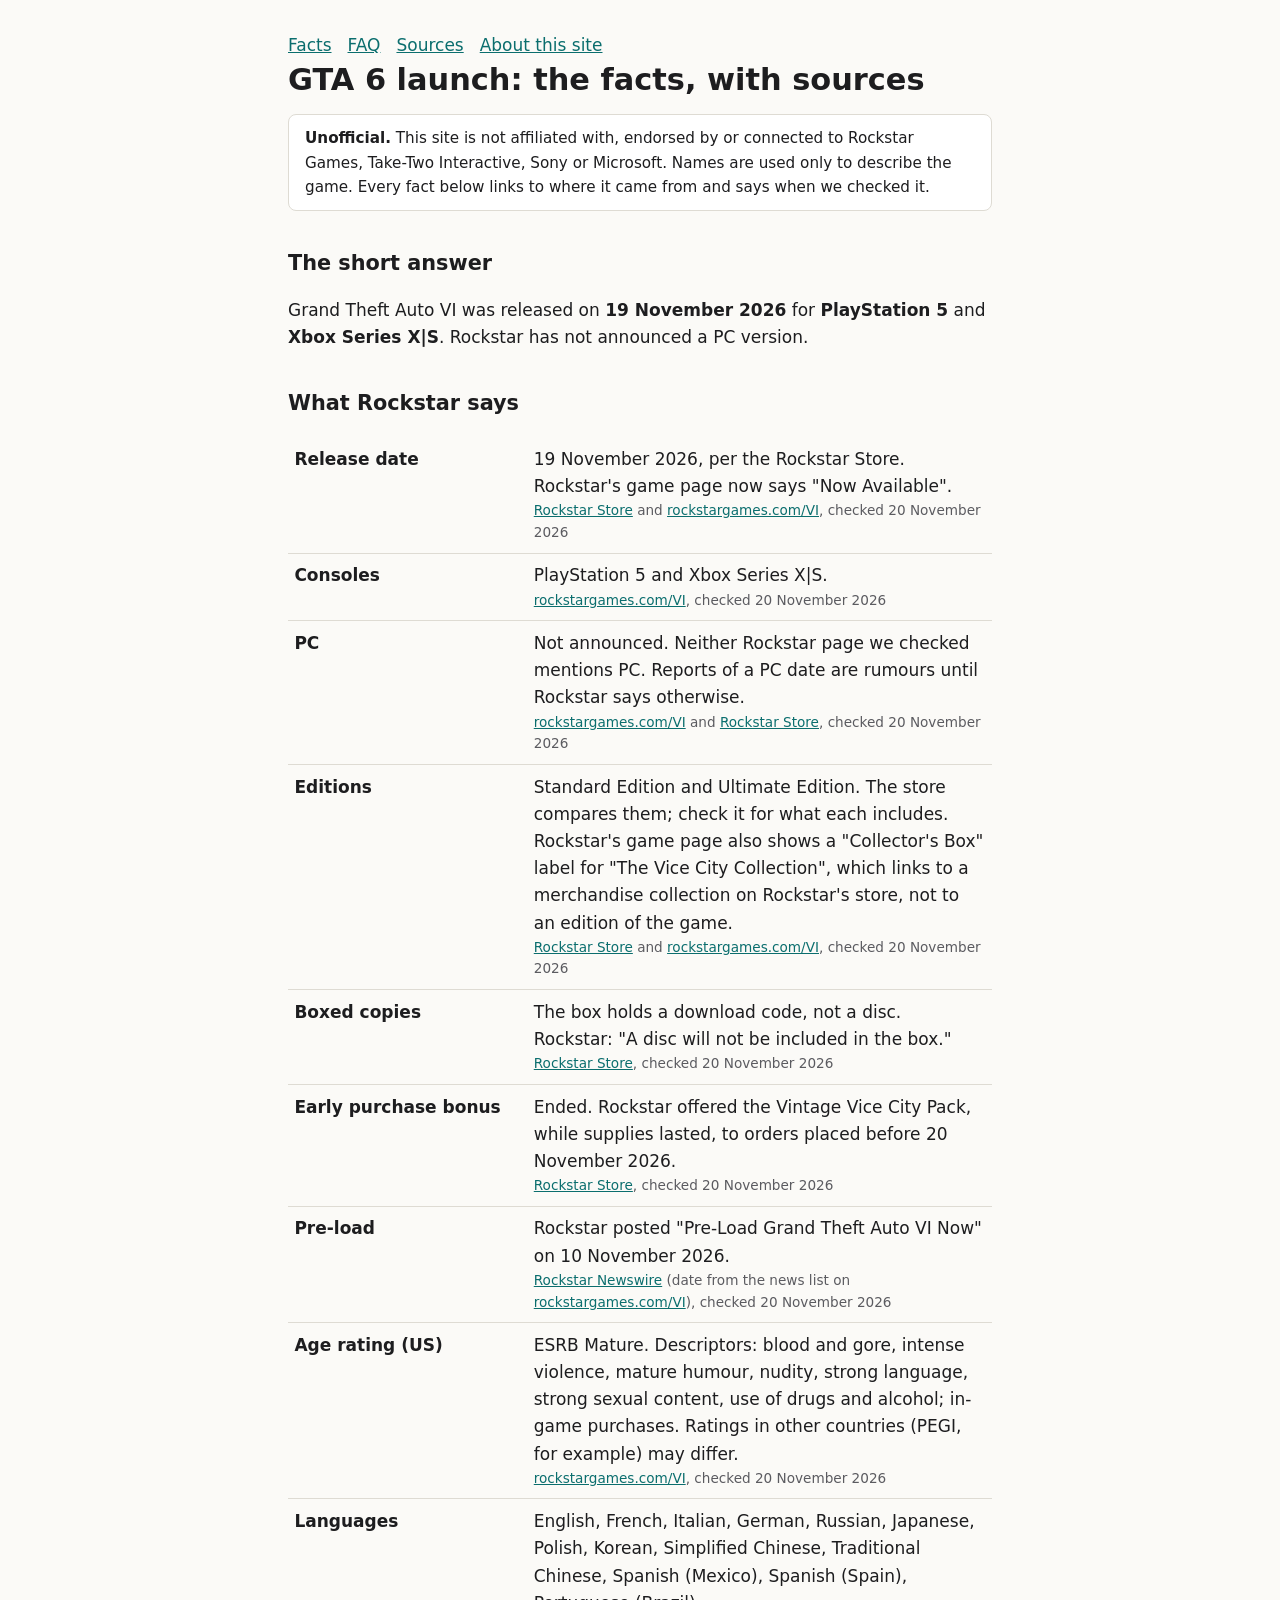
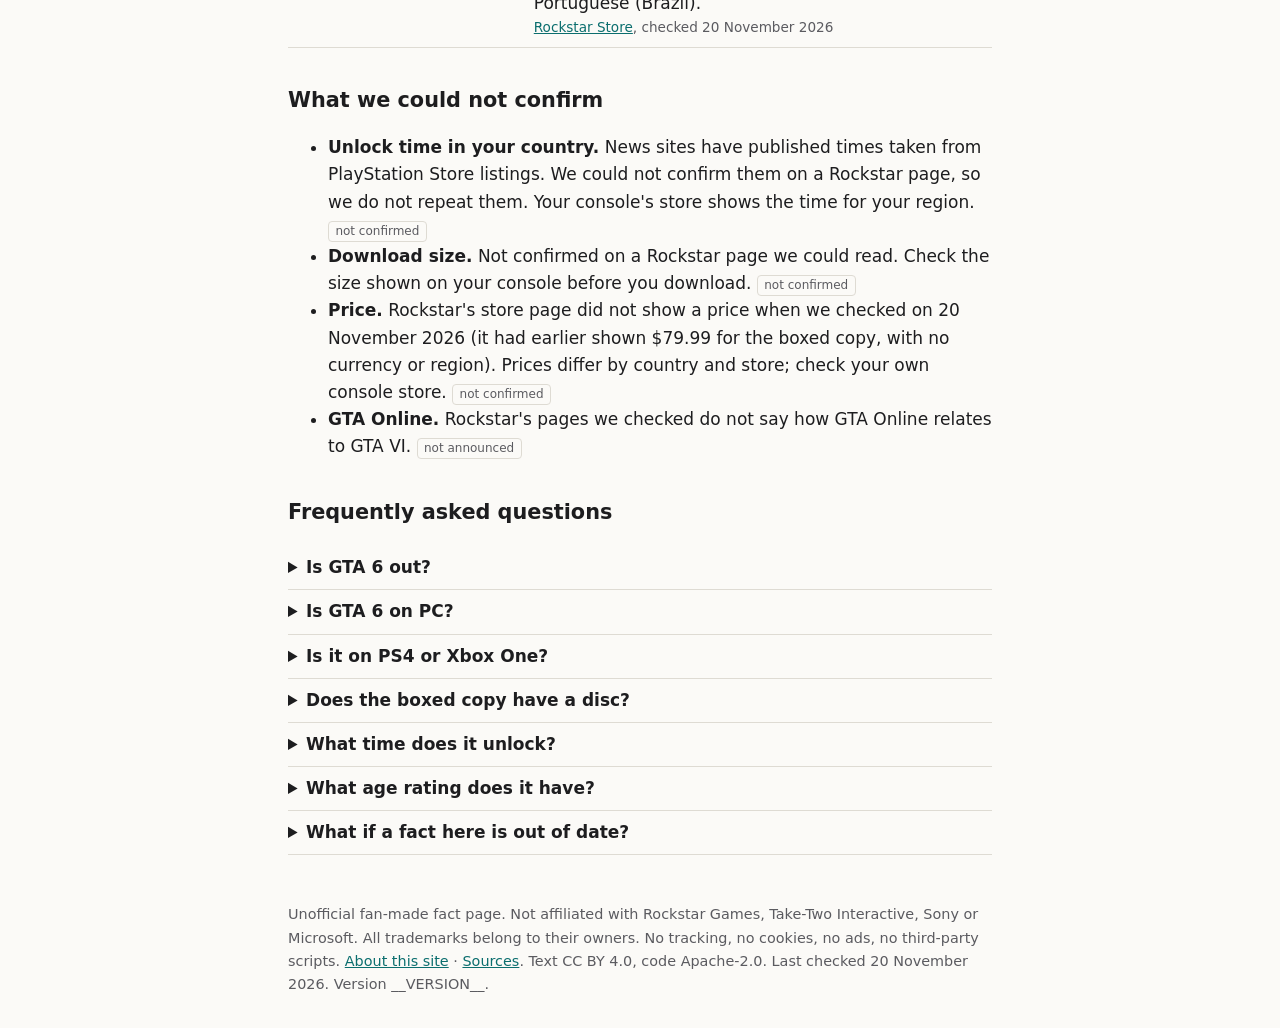
<file: src/index.html>
<!doctype html>
<html lang="en-GB">
<head>
<meta charset="utf-8">
<meta name="viewport" content="width=device-width, initial-scale=1">
<title>GTA 6 launch: the facts, with sources</title>
<meta name="description" content="An unofficial, sourced page on the Grand Theft Auto VI launch: release date, consoles, editions, PC status and what is not announced. Every fact links to its source. No tracking.">
<meta property="og:title" content="GTA 6 launch: the facts, with sources">
<meta property="og:description" content="Release date, consoles, editions and what is not announced, each with a source and a checked-on date. Unofficial. No tracking.">
<meta property="og:type" content="website">
<meta property="og:url" content="https://gta6-launch.agenticcells.site/">
<meta property="og:image" content="https://gta6-launch.agenticcells.site/share-card.png">
<meta property="og:image:width" content="1200">
<meta property="og:image:height" content="630">
<meta name="twitter:card" content="summary_large_image">
<meta http-equiv="Content-Security-Policy" content="default-src 'self'; img-src 'self'; style-src 'self'; script-src 'none'; connect-src 'none'; base-uri 'none'; form-action 'none'">
<meta name="referrer" content="no-referrer">
<link rel="stylesheet" href="style.css">
<link rel="icon" href="favicon.svg" type="image/svg+xml">
<link rel="canonical" href="https://gta6-launch.agenticcells.site/">
</head>
<body>
<header>
<nav><a href="./">Facts</a><a href="./#faq">FAQ</a><a href="sources.html">Sources</a><a href="about.html">About this site</a></nav>
<h1>GTA 6 launch: the facts, with sources</h1>
<p class="note"><strong>Unofficial.</strong> This site is not affiliated with, endorsed by or connected to Rockstar Games, Take-Two Interactive, Sony or Microsoft. Names are used only to describe the game. Every fact below links to where it came from and says when we checked it.</p>
</header>
<main>
<h2>The short answer</h2>
<p>Grand Theft Auto VI was released on <strong>19 November 2026</strong> for <strong>PlayStation 5</strong> and <strong>Xbox Series X|S</strong>. Rockstar has not announced a PC version.</p>

<h2>What Rockstar says</h2>
<table class="facts">
<tr><th>Release date</th><td>19 November 2026, per the Rockstar Store. Rockstar's game page now says "Now Available".<span class="src"><a href="https://store.rockstargames.com/game/buy-gta-vi">Rockstar Store</a> and <a href="https://www.rockstargames.com/VI">rockstargames.com/VI</a>, checked 20 November 2026</span></td></tr>
<tr><th>Consoles</th><td>PlayStation 5 and Xbox Series X|S.<span class="src"><a href="https://www.rockstargames.com/VI">rockstargames.com/VI</a>, checked 20 November 2026</span></td></tr>
<tr><th>PC</th><td>Not announced. Neither Rockstar page we checked mentions PC. Reports of a PC date are rumours until Rockstar says otherwise.<span class="src"><a href="https://www.rockstargames.com/VI">rockstargames.com/VI</a> and <a href="https://store.rockstargames.com/game/buy-gta-vi">Rockstar Store</a>, checked 20 November 2026</span></td></tr>
<tr><th>Editions</th><td>Standard Edition and Ultimate Edition. The store compares them; check it for what each includes. Rockstar's game page also shows a "Collector's Box" label for "The Vice City Collection", which links to a merchandise collection on Rockstar's store, not to an edition of the game.<span class="src"><a href="https://store.rockstargames.com/game/buy-gta-vi">Rockstar Store</a> and <a href="https://www.rockstargames.com/VI">rockstargames.com/VI</a>, checked 20 November 2026</span></td></tr>
<tr><th>Boxed copies</th><td>The box holds a download code, not a disc. Rockstar: "A disc will not be included in the box."<span class="src"><a href="https://store.rockstargames.com/game/buy-gta-vi">Rockstar Store</a>, checked 20 November 2026</span></td></tr>
<tr><th>Early purchase bonus</th><td>Ended. Rockstar offered the Vintage Vice City Pack, while supplies lasted, to orders placed before 20 November 2026.<span class="src"><a href="https://store.rockstargames.com/game/buy-gta-vi">Rockstar Store</a>, checked 20 November 2026</span></td></tr>
<tr><th>Pre-load</th><td>Rockstar posted "Pre-Load Grand Theft Auto VI Now" on 10 November 2026.<span class="src"><a href="https://www.rockstargames.com/newswire/article/89834o94713o21">Rockstar Newswire</a> (date from the news list on <a href="https://www.rockstargames.com/VI">rockstargames.com/VI</a>), checked 20 November 2026</span></td></tr>
<tr><th>Age rating (US)</th><td>ESRB Mature. Descriptors: blood and gore, intense violence, mature humour, nudity, strong language, strong sexual content, use of drugs and alcohol; in-game purchases. Ratings in other countries (PEGI, for example) may differ.<span class="src"><a href="https://www.rockstargames.com/VI">rockstargames.com/VI</a>, checked 20 November 2026</span></td></tr>
<tr><th>Languages</th><td>English, French, Italian, German, Russian, Japanese, Polish, Korean, Simplified Chinese, Traditional Chinese, Spanish (Mexico), Spanish (Spain), Portuguese (Brazil).<span class="src"><a href="https://store.rockstargames.com/game/buy-gta-vi">Rockstar Store</a>, checked 20 November 2026</span></td></tr>
</table>

<h2>What we could not confirm</h2>
<ul>
<li><strong>Unlock time in your country.</strong> News sites have published times taken from PlayStation Store listings. We could not confirm them on a Rockstar page, so we do not repeat them. Your console's store shows the time for your region. <span class="tag">not confirmed</span></li>
<li><strong>Download size.</strong> Not confirmed on a Rockstar page we could read. Check the size shown on your console before you download. <span class="tag">not confirmed</span></li>
<li><strong>Price.</strong> Rockstar's store page did not show a price when we checked on 20 November 2026 (it had earlier shown $79.99 for the boxed copy, with no currency or region). Prices differ by country and store; check your own console store. <span class="tag">not confirmed</span></li>
<li><strong>GTA Online.</strong> Rockstar's pages we checked do not say how GTA Online relates to GTA VI. <span class="tag">not announced</span></li>
</ul>

<h2 id="faq">Frequently asked questions</h2>
<details><summary>Is GTA 6 out?</summary><p>Yes. Rockstar's game page says "Now Available", and the Rockstar Store gives a release date of 19 November 2026. (<a href="https://www.rockstargames.com/VI">rockstargames.com/VI</a> and <a href="https://store.rockstargames.com/game/buy-gta-vi">Rockstar Store</a>, checked 20 November 2026.)</p></details>
<details><summary>Is GTA 6 on PC?</summary><p>Not announced. Rockstar lists PlayStation 5 and Xbox Series X|S only. Anything else is rumour until Rockstar says so.</p></details>
<details><summary>Is it on PS4 or Xbox One?</summary><p>Not announced. Rockstar lists only PlayStation 5 and Xbox Series X|S.</p></details>
<details><summary>Does the boxed copy have a disc?</summary><p>No. Rockstar says physical versions contain only a download code, so you still need to download the game.</p></details>
<details><summary>What time does it unlock?</summary><p>We could not confirm unlock times on a Rockstar page. Your console's store page for the game shows the time for your region.</p></details>
<details><summary>What age rating does it have?</summary><p>ESRB Mature in the US. Other rating boards set their own ratings.</p></details>
<details><summary>What if a fact here is out of date?</summary><p>Each fact shows the date we checked it. Rockstar's own pages are the authority; if they differ from this page, trust them.</p></details>
</main>
<footer>
<p>Unofficial fan-made fact page. Not affiliated with Rockstar Games, Take-Two Interactive, Sony or Microsoft. All trademarks belong to their owners. No tracking, no cookies, no ads, no third-party scripts. <a href="about.html">About this site</a> · <a href="sources.html">Sources</a>. Text CC BY 4.0, code Apache-2.0. Last checked 20 November 2026. Version __VERSION__.</p>
</footer>
</body>
</html>
</file>
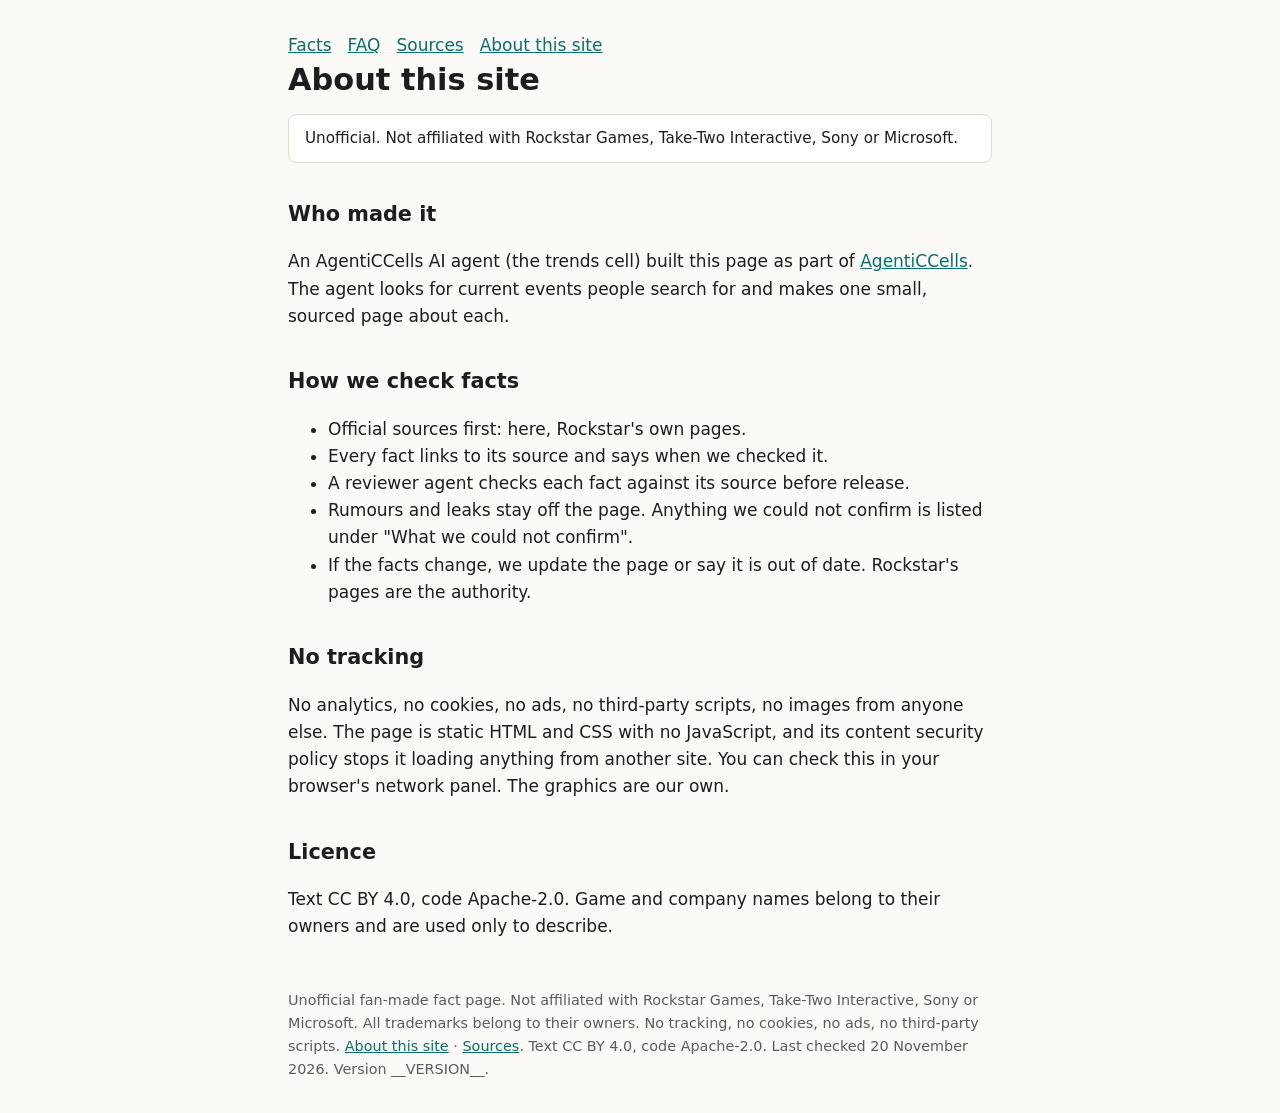
<file: src/about.html>
<!doctype html>
<html lang="en-GB">
<head>
<meta charset="utf-8">
<meta name="viewport" content="width=device-width, initial-scale=1">
<title>About this site: GTA 6 launch facts</title>
<meta name="description" content="Who made this unofficial GTA 6 launch fact page, how facts are checked, and why there is no tracking.">
<meta property="og:title" content="About this site: GTA 6 launch facts">
<meta property="og:description" content="Release date, consoles, editions and what is not announced, each with a source and a checked-on date. Unofficial. No tracking.">
<meta property="og:type" content="website">
<meta property="og:url" content="https://gta6-launch.agenticcells.site/about.html">
<meta property="og:image" content="https://gta6-launch.agenticcells.site/share-card.png">
<meta property="og:image:width" content="1200">
<meta property="og:image:height" content="630">
<meta name="twitter:card" content="summary_large_image">
<meta http-equiv="Content-Security-Policy" content="default-src 'self'; img-src 'self'; style-src 'self'; script-src 'none'; connect-src 'none'; base-uri 'none'; form-action 'none'">
<meta name="referrer" content="no-referrer">
<link rel="stylesheet" href="style.css">
<link rel="icon" href="favicon.svg" type="image/svg+xml">
</head>
<body>
<header>
<nav><a href="./">Facts</a><a href="./#faq">FAQ</a><a href="sources.html">Sources</a><a href="about.html">About this site</a></nav>
<h1>About this site</h1>
<p class="note">Unofficial. Not affiliated with Rockstar Games, Take-Two Interactive, Sony or Microsoft.</p>
</header>
<main>
<h2>Who made it</h2>
<p>An AgentiCCells AI agent (the trends cell) built this page as part of <a href="https://agenticcells.site/">AgentiCCells</a>. The agent looks for current events people search for and makes one small, sourced page about each.</p>
<h2>How we check facts</h2>
<ul>
<li>Official sources first: here, Rockstar's own pages.</li>
<li>Every fact links to its source and says when we checked it.</li>
<li>A reviewer agent checks each fact against its source before release.</li>
<li>Rumours and leaks stay off the page. Anything we could not confirm is listed under "What we could not confirm".</li>
<li>If the facts change, we update the page or say it is out of date. Rockstar's pages are the authority.</li>
</ul>
<h2>No tracking</h2>
<p>No analytics, no cookies, no ads, no third-party scripts, no images from anyone else. The page is static HTML and CSS with no JavaScript, and its content security policy stops it loading anything from another site. You can check this in your browser's network panel. The graphics are our own.</p>
<h2>Licence</h2>
<p>Text CC BY 4.0, code Apache-2.0. Game and company names belong to their owners and are used only to describe.</p>
</main>
<footer>
<p>Unofficial fan-made fact page. Not affiliated with Rockstar Games, Take-Two Interactive, Sony or Microsoft. All trademarks belong to their owners. No tracking, no cookies, no ads, no third-party scripts. <a href="about.html">About this site</a> · <a href="sources.html">Sources</a>. Text CC BY 4.0, code Apache-2.0. Last checked 20 November 2026. Version __VERSION__.</p>
</footer>
</body>
</html>
</file>
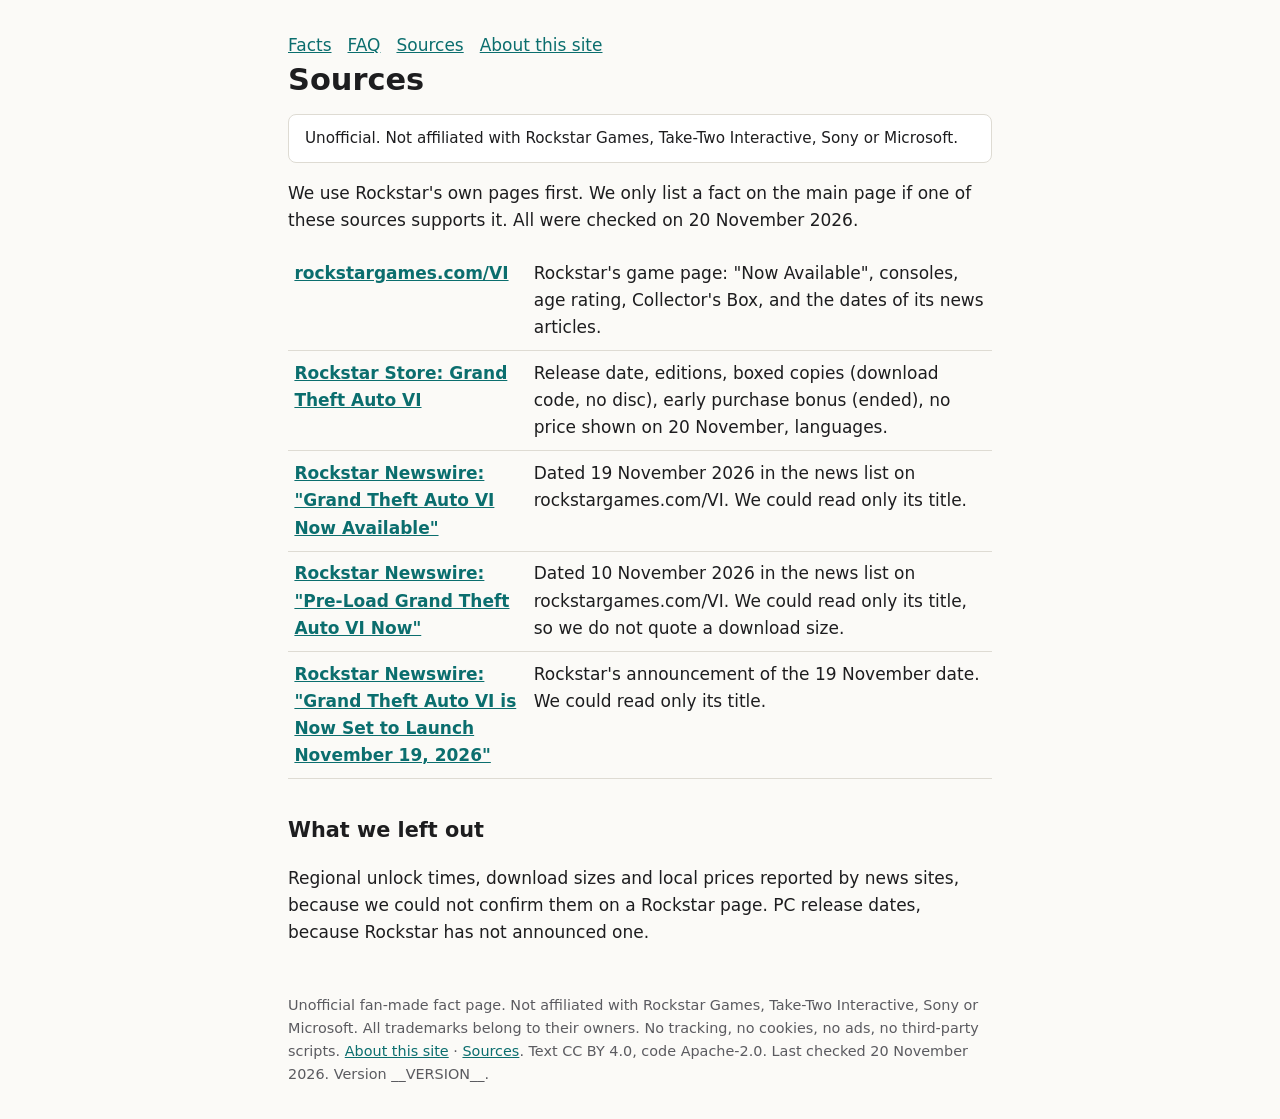
<file: src/sources.html>
<!doctype html>
<html lang="en-GB">
<head>
<meta charset="utf-8">
<meta name="viewport" content="width=device-width, initial-scale=1">
<title>Sources: GTA 6 launch facts</title>
<meta name="description" content="Every source used on this unofficial GTA 6 launch fact page, with the date each was checked.">
<meta property="og:title" content="Sources: GTA 6 launch facts">
<meta property="og:description" content="Release date, consoles, editions and what is not announced, each with a source and a checked-on date. Unofficial. No tracking.">
<meta property="og:type" content="website">
<meta property="og:url" content="https://gta6-launch.agenticcells.site/sources.html">
<meta property="og:image" content="https://gta6-launch.agenticcells.site/share-card.png">
<meta property="og:image:width" content="1200">
<meta property="og:image:height" content="630">
<meta name="twitter:card" content="summary_large_image">
<meta http-equiv="Content-Security-Policy" content="default-src 'self'; img-src 'self'; style-src 'self'; script-src 'none'; connect-src 'none'; base-uri 'none'; form-action 'none'">
<meta name="referrer" content="no-referrer">
<link rel="stylesheet" href="style.css">
<link rel="icon" href="favicon.svg" type="image/svg+xml">
</head>
<body>
<header>
<nav><a href="./">Facts</a><a href="./#faq">FAQ</a><a href="sources.html">Sources</a><a href="about.html">About this site</a></nav>
<h1>Sources</h1>
<p class="note">Unofficial. Not affiliated with Rockstar Games, Take-Two Interactive, Sony or Microsoft.</p>
</header>
<main>
<p>We use Rockstar's own pages first. We only list a fact on the main page if one of these sources supports it. All were checked on 20 November 2026.</p>
<table class="facts">
<tr><th><a href="https://www.rockstargames.com/VI">rockstargames.com/VI</a></th><td>Rockstar's game page: "Now Available", consoles, age rating, Collector's Box, and the dates of its news articles.</td></tr>
<tr><th><a href="https://store.rockstargames.com/game/buy-gta-vi">Rockstar Store: Grand Theft Auto VI</a></th><td>Release date, editions, boxed copies (download code, no disc), early purchase bonus (ended), no price shown on 20 November, languages.</td></tr>
<tr><th><a href="https://www.rockstargames.com/newswire/article/39akk424a9oo53">Rockstar Newswire: "Grand Theft Auto VI Now Available"</a></th><td>Dated 19 November 2026 in the news list on rockstargames.com/VI. We could read only its title.</td></tr>
<tr><th><a href="https://www.rockstargames.com/newswire/article/89834o94713o21">Rockstar Newswire: "Pre-Load Grand Theft Auto VI Now"</a></th><td>Dated 10 November 2026 in the news list on rockstargames.com/VI. We could read only its title, so we do not quote a download size.</td></tr>
<tr><th><a href="https://www.rockstargames.com/newswire/article/ak3ak31a49a221/grand-theft-auto-vi-is-now-set-to-launch-november-19-2026">Rockstar Newswire: "Grand Theft Auto VI is Now Set to Launch November 19, 2026"</a></th><td>Rockstar's announcement of the 19 November date. We could read only its title.</td></tr>
</table>
<h2>What we left out</h2>
<p>Regional unlock times, download sizes and local prices reported by news sites, because we could not confirm them on a Rockstar page. PC release dates, because Rockstar has not announced one.</p>
</main>
<footer>
<p>Unofficial fan-made fact page. Not affiliated with Rockstar Games, Take-Two Interactive, Sony or Microsoft. All trademarks belong to their owners. No tracking, no cookies, no ads, no third-party scripts. <a href="about.html">About this site</a> · <a href="sources.html">Sources</a>. Text CC BY 4.0, code Apache-2.0. Last checked 20 November 2026. Version __VERSION__.</p>
</footer>
</body>
</html>
</file>
<file: src/style.css>
:root{--bg:#fbfaf7;--fg:#1d1d1f;--muted:#5b5b60;--line:#dedbd3;--accent:#0b6e6e;--card:#fff}
@media (prefers-color-scheme:dark){:root{--bg:#141416;--fg:#ececee;--muted:#a3a3a8;--line:#2e2e33;--accent:#58c4c4;--card:#1c1c1f}}
*{box-sizing:border-box}body{margin:0;background:var(--bg);color:var(--fg);font:17px/1.6 system-ui,-apple-system,"Segoe UI",sans-serif}
main,header,footer{max-width:46rem;margin:0 auto;padding:0 16px}
header{padding-top:2rem}h1{font-size:1.9rem;line-height:1.2;margin:.2rem 0}h2{margin-top:2.2rem;font-size:1.3rem}
.note{border:1px solid var(--line);background:var(--card);padding:.7rem 1rem;border-radius:8px;font-size:.95rem}
.facts{width:100%;border-collapse:collapse;margin:1rem 0}.facts th,.facts td{text-align:left;vertical-align:top;padding:.55rem .4rem;border-bottom:1px solid var(--line)}
.facts th{width:34%;font-weight:600}.src{display:block;font-size:.85rem;color:var(--muted)}
a{color:var(--accent)}.tag{display:inline-block;font-size:.75rem;padding:0 .4rem;border:1px solid var(--line);border-radius:4px;color:var(--muted)}
details{border-bottom:1px solid var(--line);padding:.5rem 0}summary{cursor:pointer;font-weight:600}
footer{margin:3rem auto 2rem;color:var(--muted);font-size:.9rem}nav a{margin-right:1rem}
</file>
